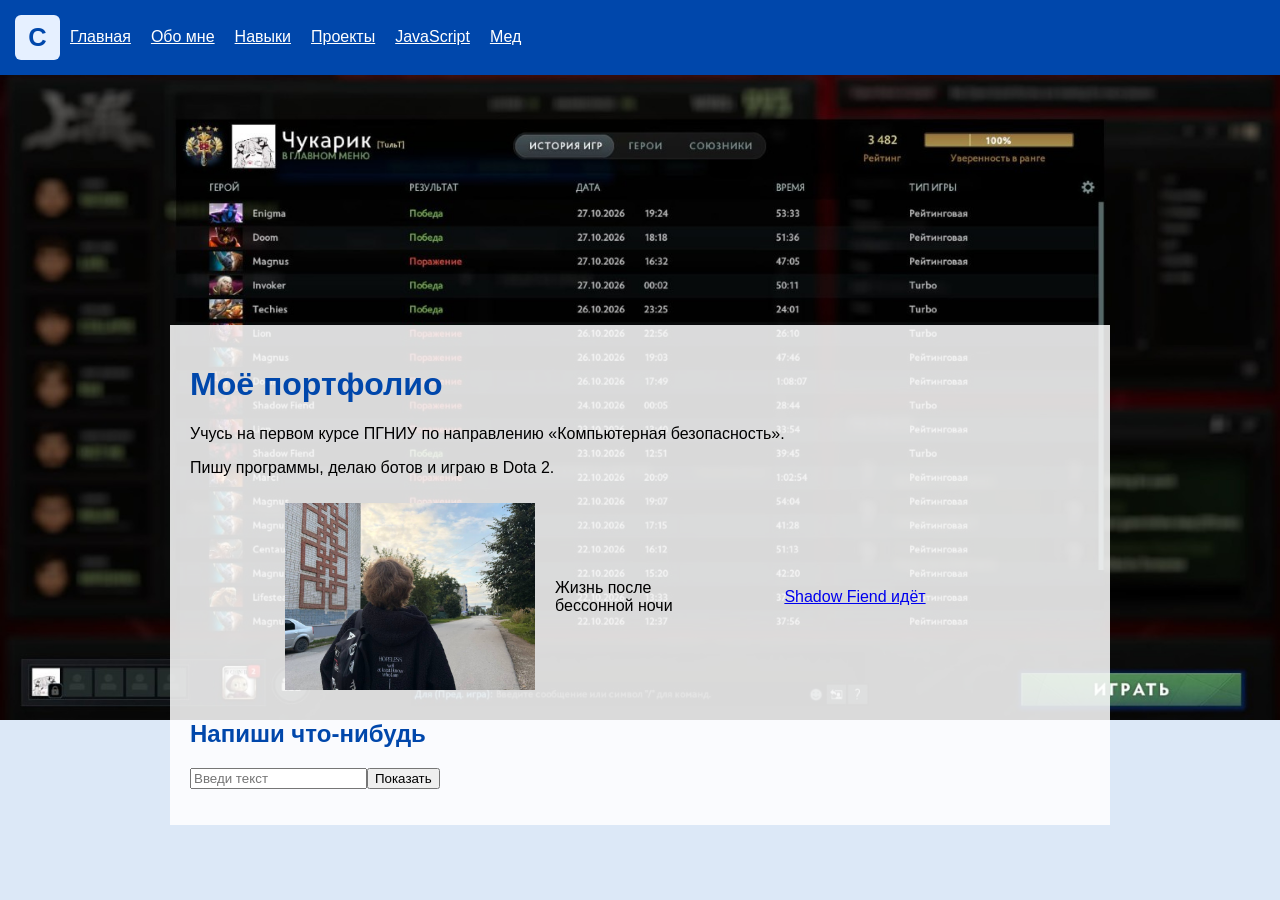
<file: index.html>
<!-- Здесь находится главная страница сайта -->
<!DOCTYPE html><html lang="ru"><head><meta charset="UTF-8"><meta name="viewport" content="width=device-width, initial-scale=1.0"><title>Портфолио Сеньки</title><link rel="stylesheet" href="style.css?v=simple-2"></head><body class="home-page"><header><a href="index.html"><img class="logo" src="images/logo.svg" alt="Логотип, переход на главную"></a><nav><a href="index.html">Главная</a><a href="about.html">Обо мне</a><a href="skills.html">Навыки</a><a href="projects.html">Проекты</a><a href="javascript.html">JavaScript</a><a href="medicine-ticket-4.html">Мед</a></nav></header><main class="appear"><h1>Моё портфолио</h1><p>Учусь на первом курсе ПГНИУ по направлению «Компьютерная безопасность».</p><p>Пишу программы, делаю ботов и играю в Dota 2.</p><section class="media-pair"><div class="photo-with-text"><img class="personal-photo" src="images/my-photo.jpg" alt="Моя фотография на улице"><p>Жизнь после бессонной ночи</p></div><div class="tenor-gif-embed" data-postid="11654604153865864680" data-share-method="host" data-aspect-ratio="1" data-width="100%"><a href="https://tenor.com/view/dota-2-shadow-fiend-sf-moba-demon-gif-11654604153865864680">Shadow Fiend идёт</a></div><script async src="https://tenor.com/embed.js"></script></section><section><h2>Напиши что-нибудь</h2><input type="text" id="myText" placeholder="Введи текст"><button onclick="showText()">Показать</button><p id="result"></p></section></main><footer></footer><script src="script.js"></script></body></html>
</file>
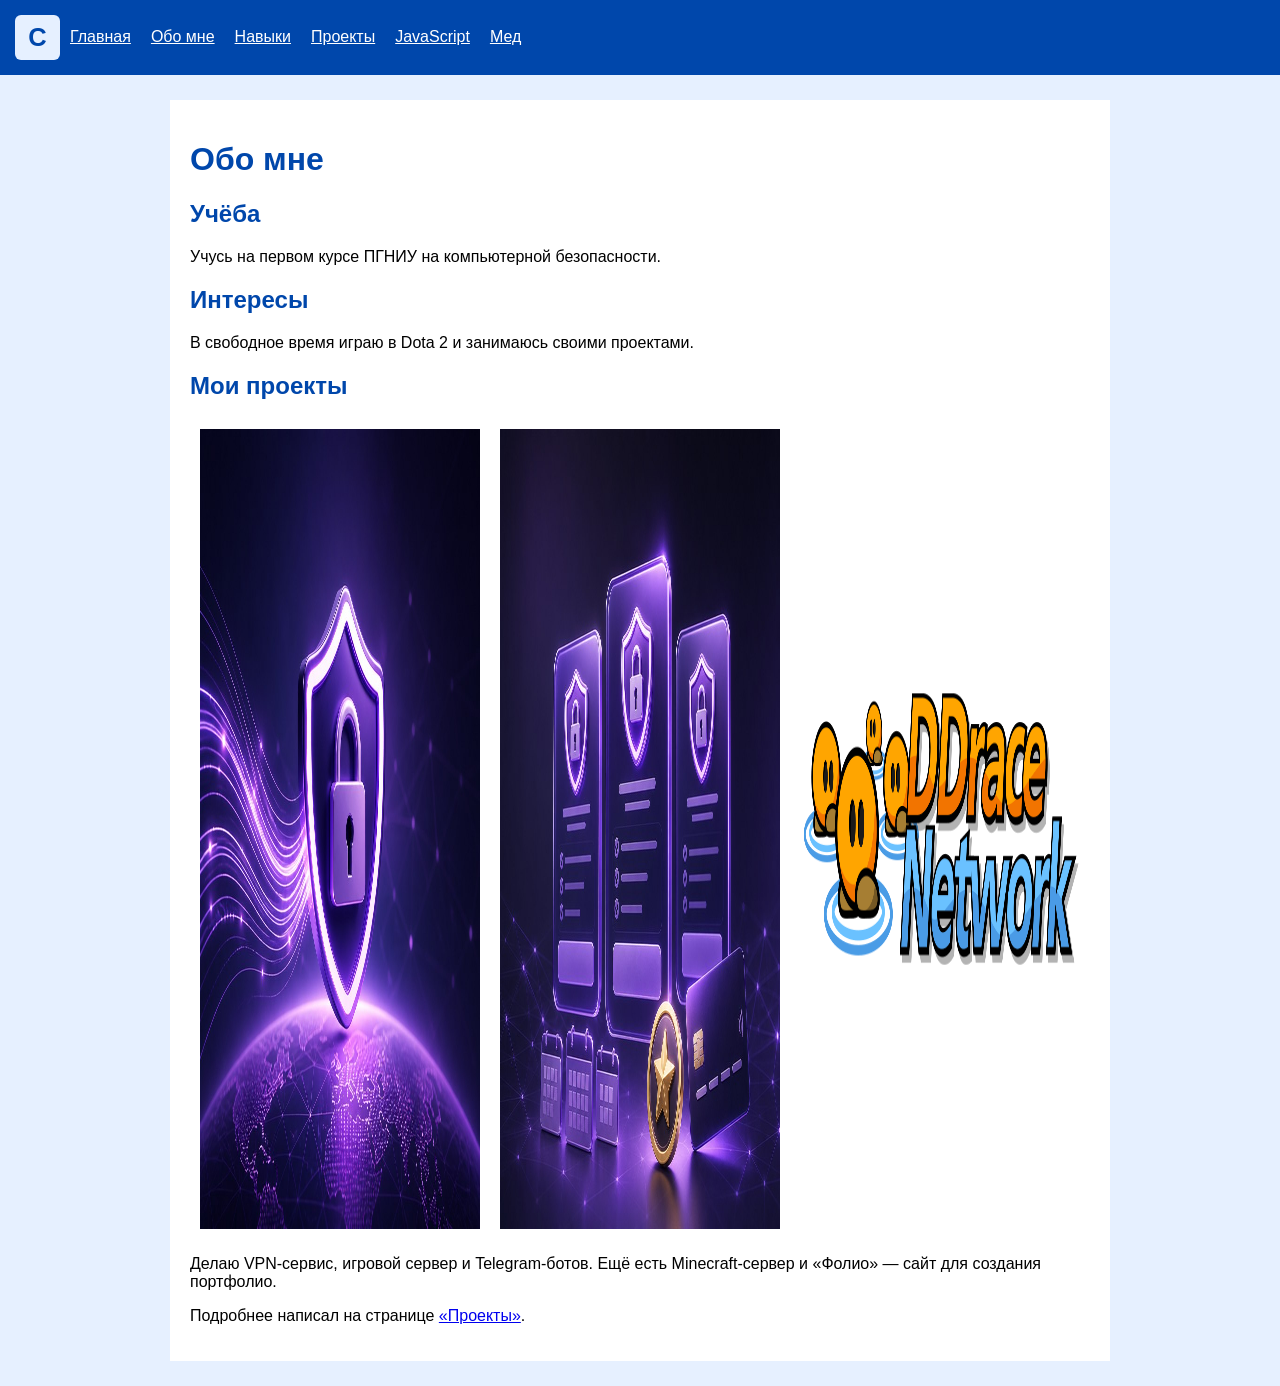
<file: about.html>
<!-- На этой странице я рассказываю о себе -->
<!DOCTYPE html><html lang="ru"><head><meta charset="UTF-8"><meta name="viewport" content="width=device-width, initial-scale=1.0"><title>Обо мне — Портфолио Сеньки</title><link rel="stylesheet" href="style.css?v=simple-1"></head><body><header><a href="index.html"><img class="logo" src="images/logo.svg" alt="Логотип, переход на главную"></a><nav><a href="index.html">Главная</a><a href="about.html">Обо мне</a><a href="skills.html">Навыки</a><a href="projects.html">Проекты</a><a href="javascript.html">JavaScript</a><a href="medicine-ticket-4.html">Мед</a></nav></header><main class="appear"><h1>Обо мне</h1><h2>Учёба</h2><p>Учусь на первом курсе ПГНИУ на компьютерной безопасности.</p><h2>Интересы</h2><p>В свободное время играю в Dota 2 и занимаюсь своими проектами.</p><h2>Мои проекты</h2><div class="about-gallery project-gallery"><a href="images/projects/vpn-home.jpg" target="_blank" rel="noopener noreferrer"><img src="images/projects/vpn-home.jpg" alt="Изображение из UniversalVPN" loading="lazy" width="1200" height="800"></a><a href="images/projects/vpn-plans.jpg" target="_blank" rel="noopener noreferrer"><img src="images/projects/vpn-plans.jpg" alt="Иллюстрация тарифов UniversalVPN" loading="lazy" width="1200" height="800"></a><a class="ddnet-project-image" href="images/projects/ddnet-logo.png" target="_blank" rel="noopener noreferrer"><img src="images/projects/ddnet-logo.png" alt="DDNet — основа проекта S-DDR Server" loading="lazy" width="1000" height="300"></a></div><p>Делаю VPN-сервис, игровой сервер и Telegram-ботов. Ещё есть Minecraft-сервер и «Фолио» — сайт для создания портфолио.</p><p>Подробнее написал на странице <a href="projects.html">«Проекты»</a>.</p><div class="clear"></div></main><footer></footer></body></html>
</file>
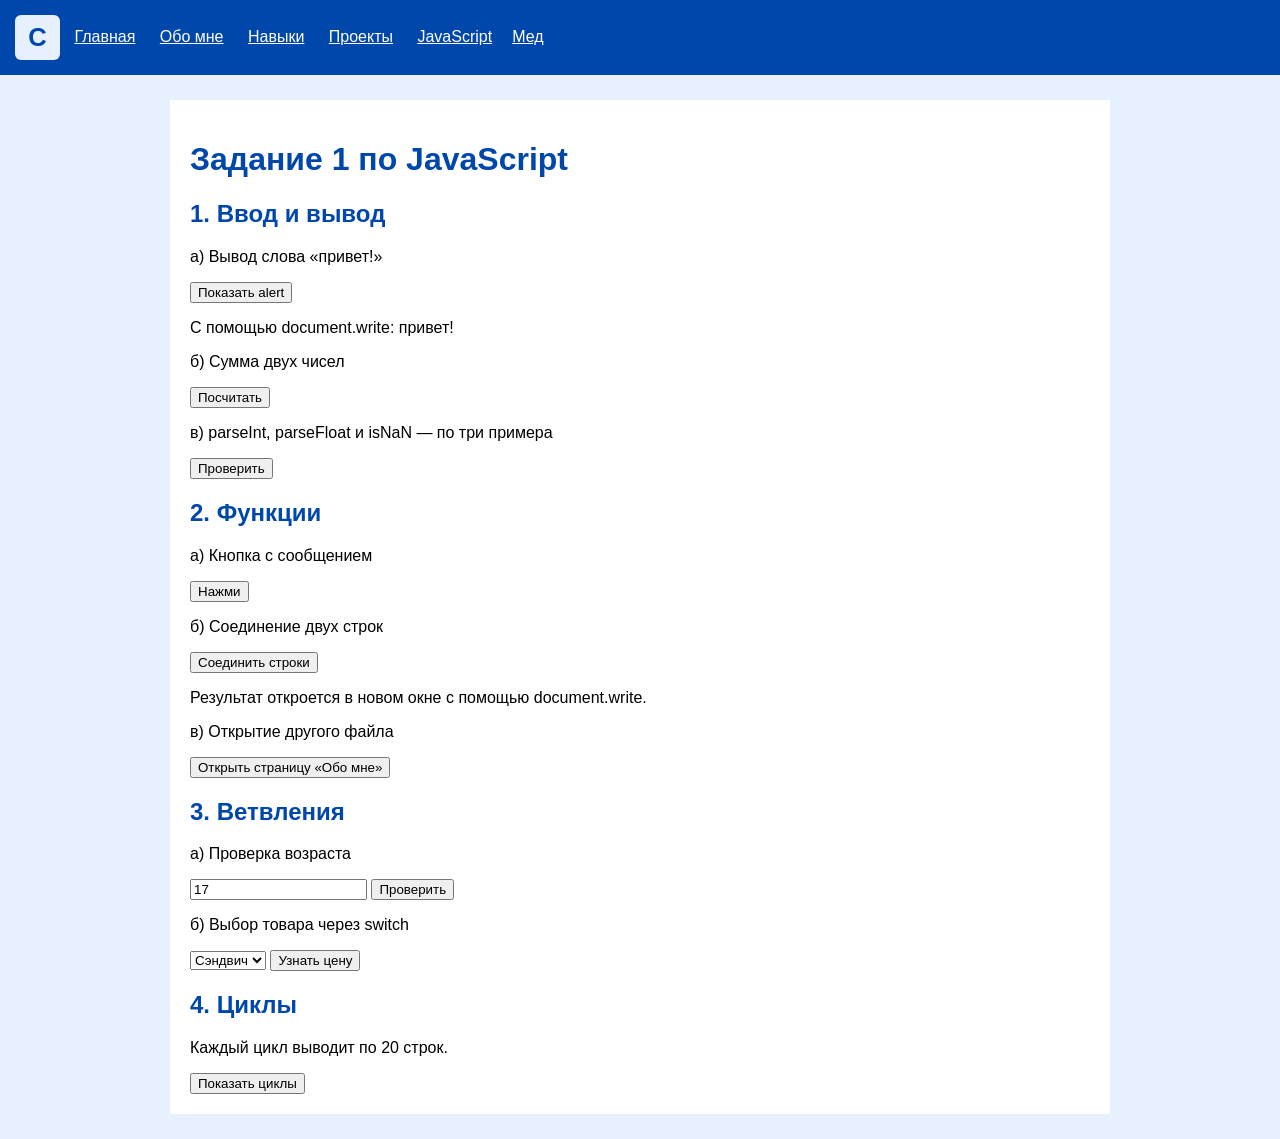
<file: javascript.html>
<!DOCTYPE html>
<html lang="ru">
<head>
    <meta charset="UTF-8">
    <meta name="viewport" content="width=device-width, initial-scale=1.0">
    <title>Задание по JavaScript</title>
    <link rel="stylesheet" href="style.css">
</head>
<body>
<header>
    <a href="index.html"><img class="logo" src="images/logo.svg" alt="На главную"></a>
    <nav>
        <a href="index.html">Главная</a>
        <a href="about.html">Обо мне</a>
        <a href="skills.html">Навыки</a>
        <a href="projects.html">Проекты</a>
        <a href="javascript.html">JavaScript</a><a href="medicine-ticket-4.html">Мед</a>
    </nav>
</header>
<main class="appear">
    <h1>Задание 1 по JavaScript</h1>
    <h2>1. Ввод и вывод</h2>
    <p>а) Вывод слова «привет!»</p>
    <button onclick="alert('привет!')">Показать alert</button>
    <p>С помощью document.write: <script>document.write("привет!")</script></p>

    <p>б) Сумма двух чисел</p>
    <button onclick="sum()">Посчитать</button>
    <p id="sumResult"></p>

    <p>в) parseInt, parseFloat и isNaN — по три примера</p>
    <button onclick="numbers()">Проверить</button>
    <div id="numbersResult"></div>

    <h2>2. Функции</h2>
    <p>а) Кнопка с сообщением</p>
    <form onsubmit="return false">
        <input type="button" value="Нажми" onclick="alert('Кнопка работает!')">
    </form>

    <p>б) Соединение двух строк</p>
    <button onclick="joinWords()">Соединить строки</button>
    <p>Результат откроется в новом окне с помощью document.write.</p>

    <p>в) Открытие другого файла</p>
    <button onclick="location.href='about.html'">Открыть страницу «Обо мне»</button>

    <h2>3. Ветвления</h2>
    <p>а) Проверка возраста</p>
    <input type="number" id="age" value="17">
    <button onclick="checkAge()">Проверить</button>

    <p>б) Выбор товара через switch</p>
    <select id="food">
        <option value="сэндвич">Сэндвич</option>
        <option value="пудинг">Пудинг</option>
        <option value="слойка">Слойка</option>
    </select>
    <button onclick="chooseFood()">Узнать цену</button>

    <h2>4. Циклы</h2>
    <p>Каждый цикл выводит по 20 строк.</p>
    <button onclick="showLoops()">Показать циклы</button>
    <div id="loopsResult"></div>
</main>
<script src="javascript-task.js"></script>
</body>
</html>
</file>
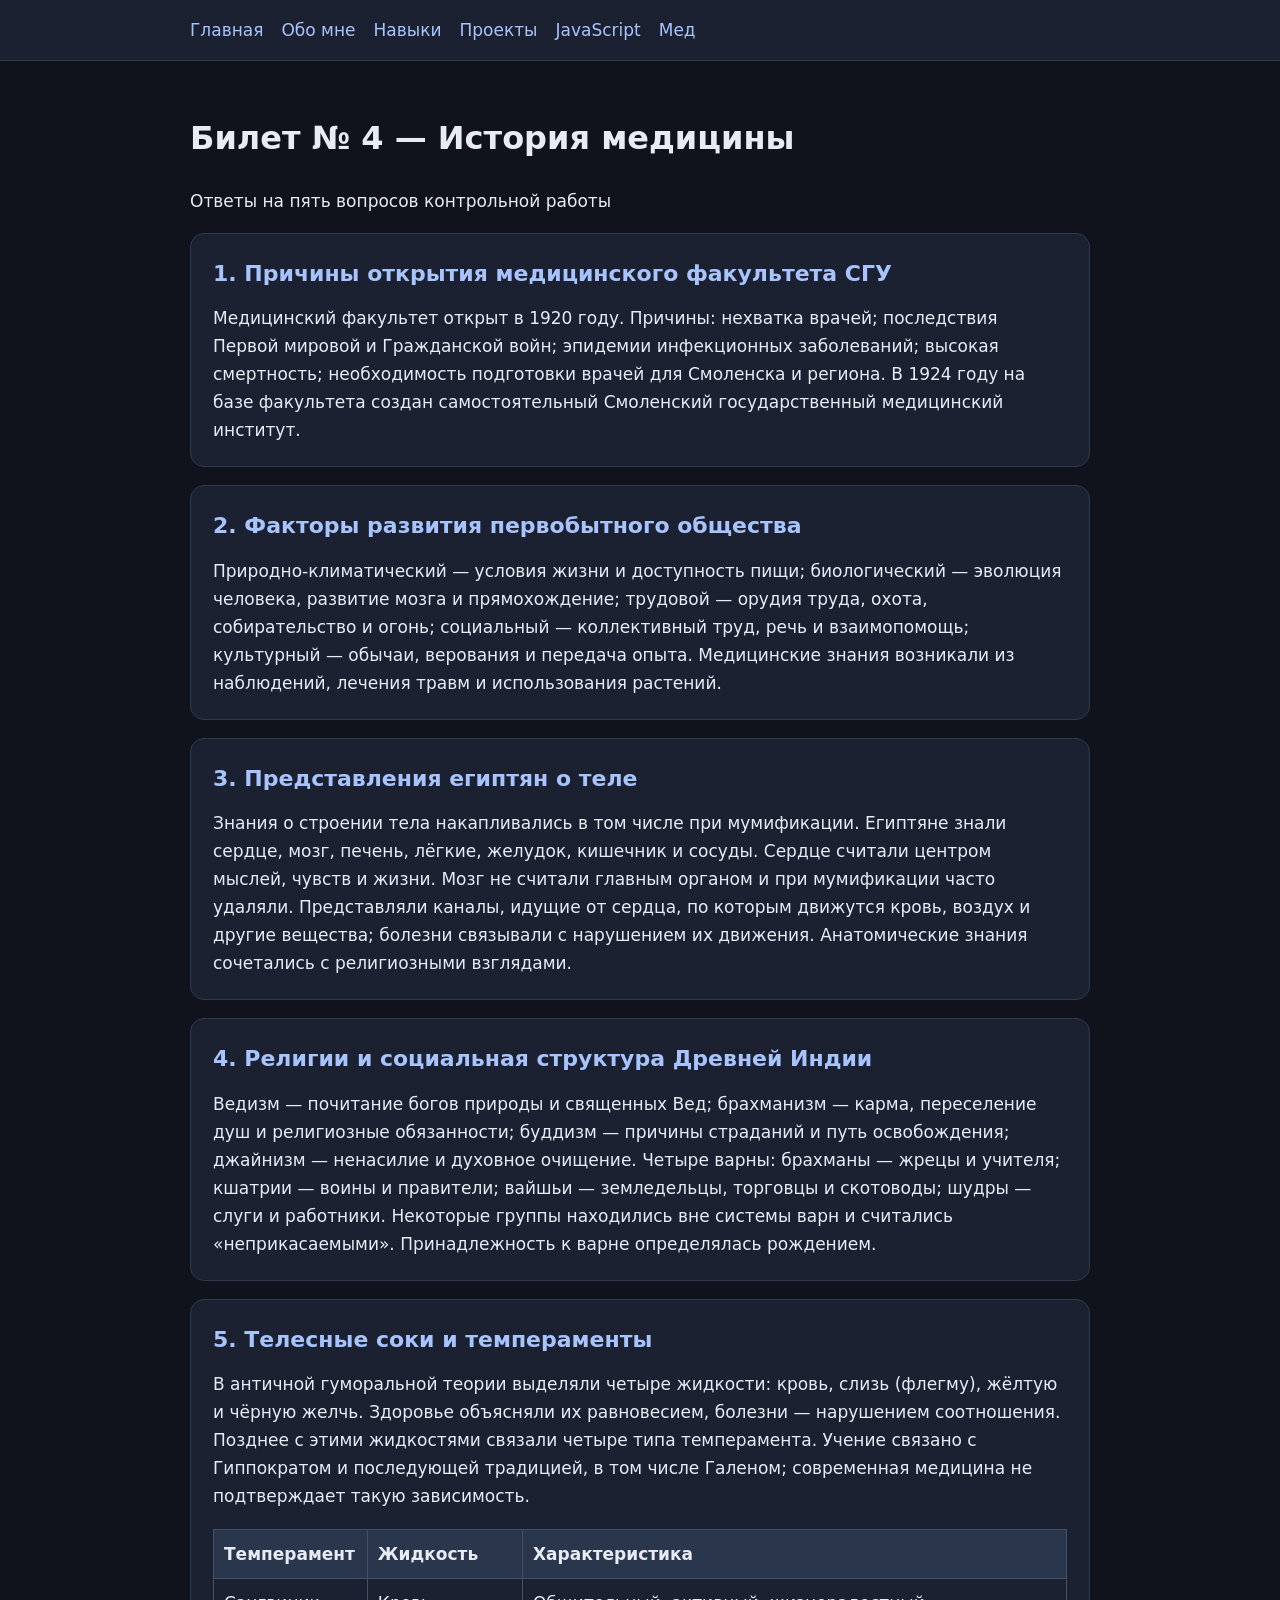
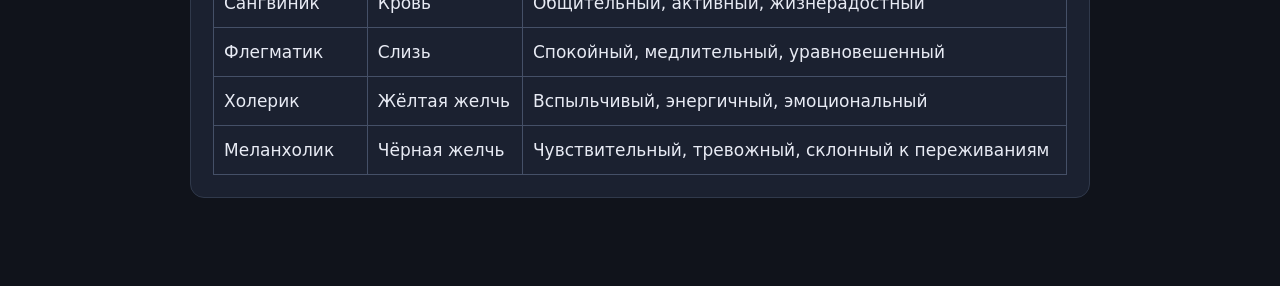
<file: medicine-ticket-4.html>
<!doctype html><html lang="ru"><head><meta charset="UTF-8"><meta name="viewport" content="width=device-width,initial-scale=1"><title>Билет №4 — История медицины</title><style>body{margin:0;background:#10131b;color:#e8ebf4;font:17px/1.65 system-ui,Arial,sans-serif}main{max-width:900px;margin:auto;padding:30px 18px 70px}h1{font-size:32px}h2{font-size:22px;color:#a7c4ff;margin:0 0 12px}section{background:#1b2130;border:1px solid #30394b;border-radius:14px;padding:22px;margin:18px 0}p{margin:0}table{border-collapse:collapse;width:100%;margin-top:18px}th,td{border:1px solid #455067;padding:10px;text-align:left}th{background:#29364c}a{color:#a7c4ff}.scroll{overflow-x:auto}@media(max-width:600px){h1{font-size:26px}section{padding:16px}table{font-size:14px}}header{padding:16px 22px;background:#1b2130;border-bottom:1px solid #30394b}nav{max-width:900px;margin:auto;display:flex;gap:18px;flex-wrap:wrap}nav a{text-decoration:none}nav a:hover{text-decoration:underline}</style></head><body><header><nav><a href="index.html">Главная</a><a href="about.html">Обо мне</a><a href="skills.html">Навыки</a><a href="projects.html">Проекты</a><a href="javascript.html">JavaScript</a><a href="medicine-ticket-4.html" aria-current="page">Мед</a></nav></header><main><h1>Билет № 4 — История медицины</h1><p>Ответы на пять вопросов контрольной работы</p><section><h2>1. Причины открытия медицинского факультета СГУ</h2><p>Медицинский факультет открыт в 1920 году. Причины: нехватка врачей; последствия Первой мировой и Гражданской войн; эпидемии инфекционных заболеваний; высокая смертность; необходимость подготовки врачей для Смоленска и региона. В 1924 году на базе факультета создан самостоятельный Смоленский государственный медицинский институт.</p></section><section><h2>2. Факторы развития первобытного общества</h2><p>Природно-климатический — условия жизни и доступность пищи; биологический — эволюция человека, развитие мозга и прямохождение; трудовой — орудия труда, охота, собирательство и огонь; социальный — коллективный труд, речь и взаимопомощь; культурный — обычаи, верования и передача опыта. Медицинские знания возникали из наблюдений, лечения травм и использования растений.</p></section><section><h2>3. Представления египтян о теле</h2><p>Знания о строении тела накапливались в том числе при мумификации. Египтяне знали сердце, мозг, печень, лёгкие, желудок, кишечник и сосуды. Сердце считали центром мыслей, чувств и жизни. Мозг не считали главным органом и при мумификации часто удаляли. Представляли каналы, идущие от сердца, по которым движутся кровь, воздух и другие вещества; болезни связывали с нарушением их движения. Анатомические знания сочетались с религиозными взглядами.</p></section><section><h2>4. Религии и социальная структура Древней Индии</h2><p>Ведизм — почитание богов природы и священных Вед; брахманизм — карма, переселение душ и религиозные обязанности; буддизм — причины страданий и путь освобождения; джайнизм — ненасилие и духовное очищение. Четыре варны: брахманы — жрецы и учителя; кшатрии — воины и правители; вайшьи — земледельцы, торговцы и скотоводы; шудры — слуги и работники. Некоторые группы находились вне системы варн и считались «неприкасаемыми». Принадлежность к варне определялась рождением.</p></section><section><h2>5. Телесные соки и темпераменты</h2><p>В античной гуморальной теории выделяли четыре жидкости: кровь, слизь (флегму), жёлтую и чёрную желчь. Здоровье объясняли их равновесием, болезни — нарушением соотношения. Позднее с этими жидкостями связали четыре типа темперамента. Учение связано с Гиппократом и последующей традицией, в том числе Галеном; современная медицина не подтверждает такую зависимость.</p><div class="scroll"><table><thead><tr><th>Темперамент</th><th>Жидкость</th><th>Характеристика</th></tr></thead><tbody><tr><td>Сангвиник</td><td>Кровь</td><td>Общительный, активный, жизнерадостный</td></tr><tr><td>Флегматик</td><td>Слизь</td><td>Спокойный, медлительный, уравновешенный</td></tr><tr><td>Холерик</td><td>Жёлтая желчь</td><td>Вспыльчивый, энергичный, эмоциональный</td></tr><tr><td>Меланхолик</td><td>Чёрная желчь</td><td>Чувствительный, тревожный, склонный к переживаниям</td></tr></tbody></table></div></section></main></body></html>
</file>
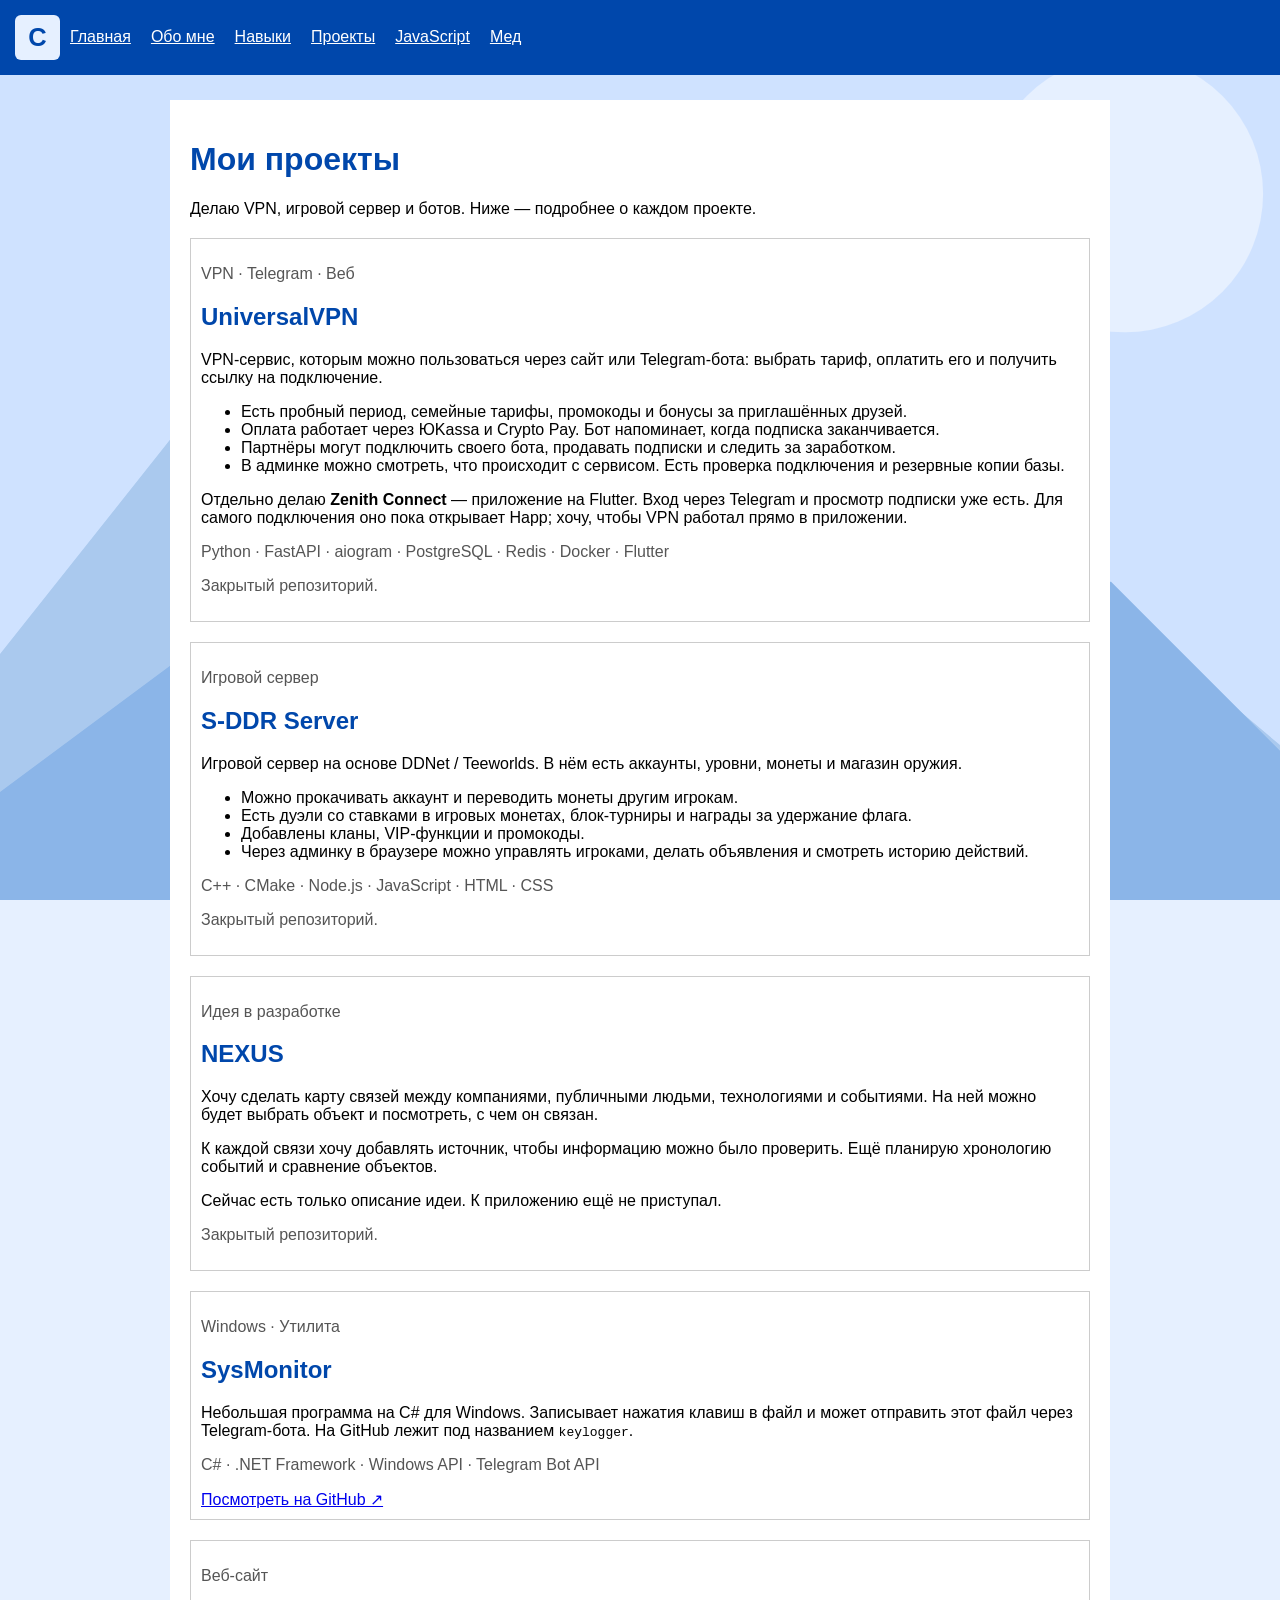
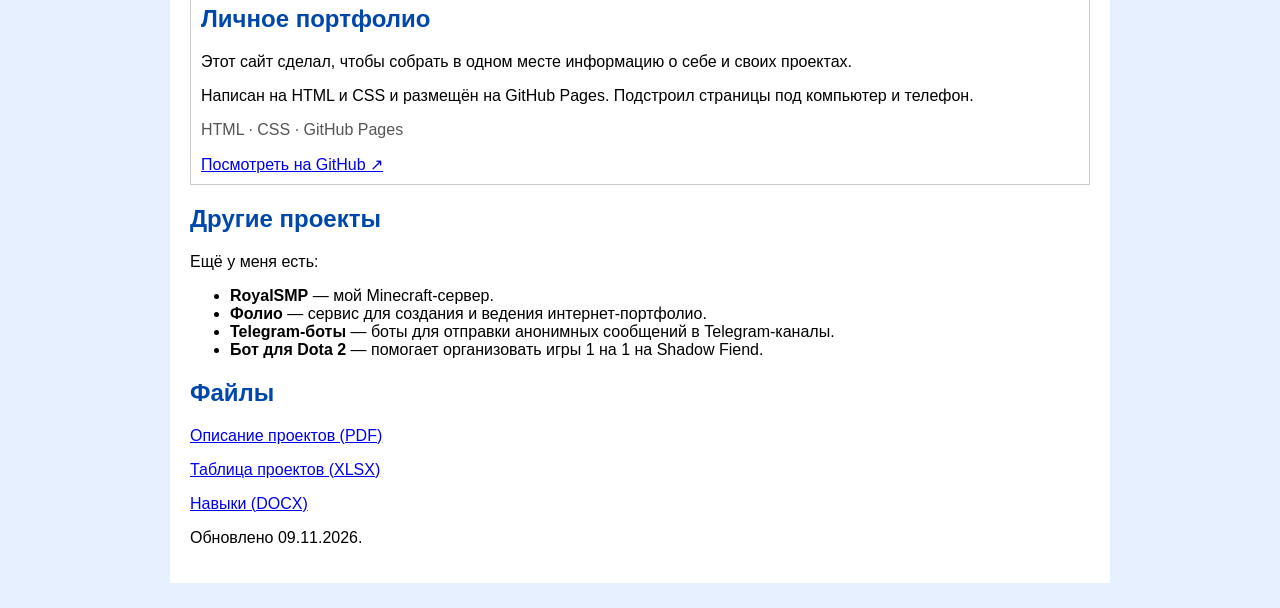
<file: projects.html>
<!-- Здесь собраны мои проекты -->
<!DOCTYPE html><html lang="ru"><head><meta charset="UTF-8"><meta name="viewport" content="width=device-width, initial-scale=1.0"><title>Проекты — Портфолио Сеньки</title><link rel="stylesheet" href="style.css?v=simple-1"></head><body class="background-page"><header><a href="index.html"><img class="logo" src="images/logo.svg" alt="Логотип, переход на главную"></a><nav><a href="index.html">Главная</a><a href="about.html">Обо мне</a><a href="skills.html">Навыки</a><a href="projects.html">Проекты</a><a href="javascript.html">JavaScript</a><a href="medicine-ticket-4.html">Мед</a></nav></header><main class="appear projects-main">
<h1>Мои проекты</h1>
<p class="projects-intro">Делаю VPN, игровой сервер и ботов. Ниже — подробнее о каждом проекте.</p>
<div class="project-grid">
<article class="project-card">
<p class="project-kind">VPN · Telegram · Веб</p><h2>UniversalVPN</h2>
<p>VPN-сервис, которым можно пользоваться через сайт или Telegram-бота: выбрать тариф, оплатить его и получить ссылку на подключение.</p>
<ul><li>Есть пробный период, семейные тарифы, промокоды и бонусы за приглашённых друзей.</li><li>Оплата работает через ЮKassa и Crypto Pay. Бот напоминает, когда подписка заканчивается.</li><li>Партнёры могут подключить своего бота, продавать подписки и следить за заработком.</li><li>В админке можно смотреть, что происходит с сервисом. Есть проверка подключения и резервные копии базы.</li></ul>
<p>Отдельно делаю <strong>Zenith Connect</strong> — приложение на Flutter. Вход через Telegram и просмотр подписки уже есть. Для самого подключения оно пока открывает Happ; хочу, чтобы VPN работал прямо в приложении.</p>
<p class="project-tech">Python · FastAPI · aiogram · PostgreSQL · Redis · Docker · Flutter</p>
<p class="project-access">Закрытый репозиторий.</p></article>
<article class="project-card">
<p class="project-kind">Игровой сервер</p><h2>S-DDR Server</h2>
<p>Игровой сервер на основе DDNet / Teeworlds. В нём есть аккаунты, уровни, монеты и магазин оружия.</p>
<ul><li>Можно прокачивать аккаунт и переводить монеты другим игрокам.</li><li>Есть дуэли со ставками в игровых монетах, блок-турниры и награды за удержание флага.</li><li>Добавлены кланы, VIP-функции и промокоды.</li><li>Через админку в браузере можно управлять игроками, делать объявления и смотреть историю действий.</li></ul>

<p class="project-tech">C++ · CMake · Node.js · JavaScript · HTML · CSS</p>
<p class="project-access">Закрытый репозиторий.</p></article>
<article class="project-card">
<p class="project-kind">Идея в разработке</p><h2>NEXUS</h2>
<p>Хочу сделать карту связей между компаниями, публичными людьми, технологиями и событиями. На ней можно будет выбрать объект и посмотреть, с чем он связан.</p>
<p>К каждой связи хочу добавлять источник, чтобы информацию можно было проверить. Ещё планирую хронологию событий и сравнение объектов.</p>
<p>Сейчас есть только описание идеи. К приложению ещё не приступал.</p>

<p class="project-access">Закрытый репозиторий.</p></article>
<article class="project-card">
<p class="project-kind">Windows · Утилита</p><h2>SysMonitor</h2>
<p>Небольшая программа на C# для Windows. Записывает нажатия клавиш в файл и может отправить этот файл через Telegram-бота. На GitHub лежит под названием <code>keylogger</code>.</p>

<p class="project-tech">C# · .NET Framework · Windows API · Telegram Bot API</p>
<a class="project-link" href="https://github.com/onetapggt-maker/keylogger" target="_blank" rel="noopener noreferrer">Посмотреть на GitHub ↗</a></article>
<article class="project-card">
<p class="project-kind">Веб-сайт</p><h2>Личное портфолио</h2>
<p>Этот сайт сделал, чтобы собрать в одном месте информацию о себе и своих проектах.</p>
<p>Написан на HTML и CSS и размещён на GitHub Pages. Подстроил страницы под компьютер и телефон.</p>
<p class="project-tech">HTML · CSS · GitHub Pages</p>
<a class="project-link" href="https://github.com/onetapggt-maker/portfolio" target="_blank" rel="noopener noreferrer">Посмотреть на GitHub ↗</a></article>
</div>
<section class="other-projects"><h2>Другие проекты</h2>
<p>Ещё у меня есть:</p>
<ul><li><strong>RoyalSMP</strong> — мой Minecraft-сервер.</li><li><strong>Фолио</strong> — сервис для создания и ведения интернет-портфолио.</li><li><strong>Telegram-боты</strong> — боты для отправки анонимных сообщений в Telegram-каналы.</li><li><strong>Бот для Dota 2</strong> — помогает организовать игры 1 на 1 на Shadow Fiend.</li></ul></section>
<section class="project-files"><h2>Файлы</h2><p><a href="files/projects.pdf?v=20261109">Описание проектов (PDF)</a></p><p><a href="files/projects.xlsx?v=20261109">Таблица проектов (XLSX)</a></p><p><a href="files/skills.docx?v=20261109">Навыки (DOCX)</a></p><p>Обновлено 09.11.2026.</p></section>
</main><footer></footer></body></html>
</file>
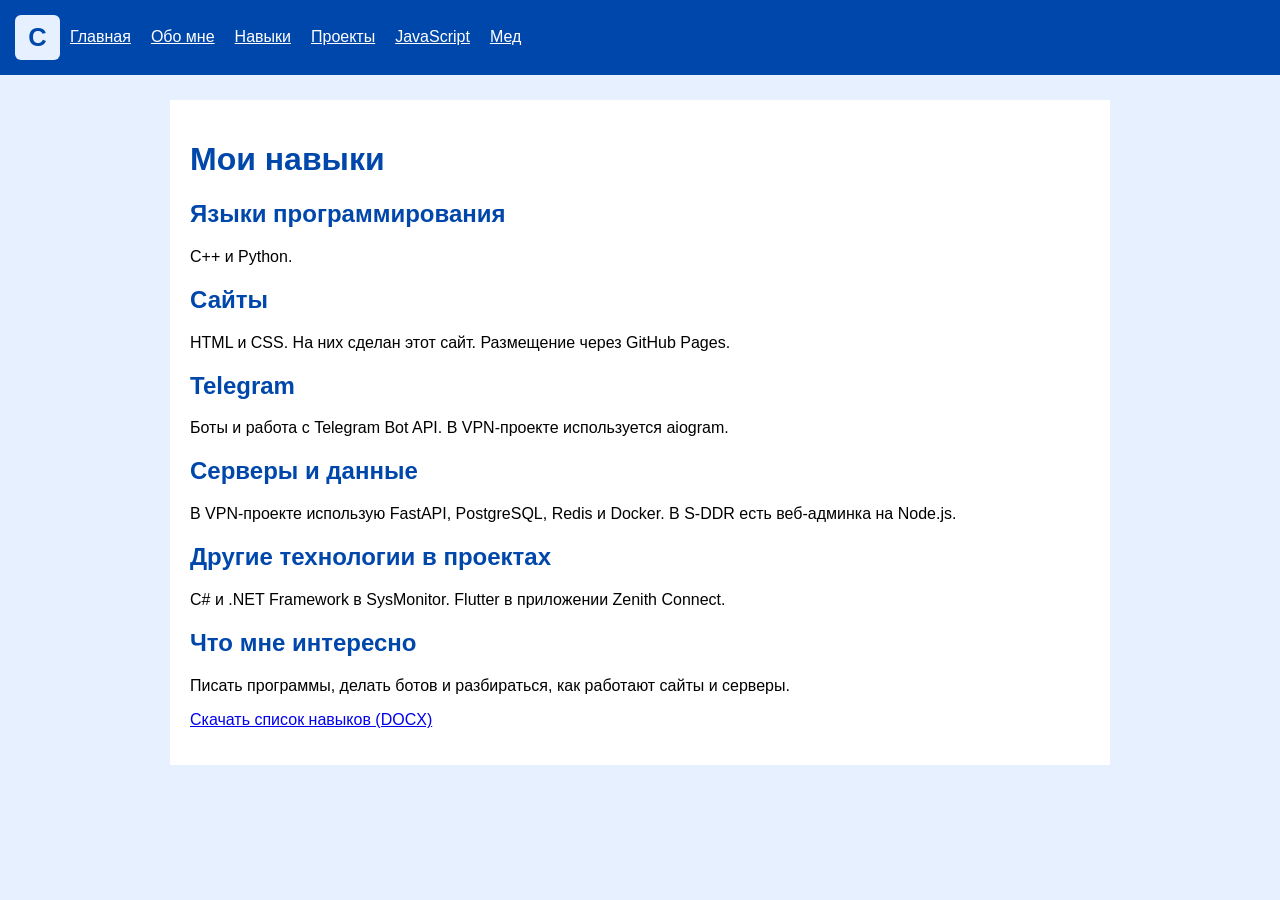
<file: skills.html>
<!-- Здесь я написал о своих навыках -->
<!DOCTYPE html><html lang="ru"><head><meta charset="UTF-8"><meta name="viewport" content="width=device-width, initial-scale=1.0"><title>Навыки — Портфолио Сеньки</title><link rel="stylesheet" href="style.css?v=simple-1"></head><body><header><a href="index.html"><img class="logo" src="images/logo.svg" alt="Логотип, переход на главную"></a><nav><a href="index.html">Главная</a><a href="about.html">Обо мне</a><a href="skills.html">Навыки</a><a href="projects.html">Проекты</a><a href="javascript.html">JavaScript</a><a href="medicine-ticket-4.html">Мед</a></nav></header><main class="appear"><h1>Мои навыки</h1><h2>Языки программирования</h2><p>C++ и Python.</p><h2>Сайты</h2><p>HTML и CSS. На них сделан этот сайт. Размещение через GitHub Pages.</p><h2>Telegram</h2><p>Боты и работа с Telegram Bot API. В VPN-проекте используется aiogram.</p><h2>Серверы и данные</h2><p>В VPN-проекте использую FastAPI, PostgreSQL, Redis и Docker. В S-DDR есть веб-админка на Node.js.</p><h2>Другие технологии в проектах</h2><p>C# и .NET Framework в SysMonitor. Flutter в приложении Zenith Connect.</p><h2>Что мне интересно</h2><p>Писать программы, делать ботов и разбираться, как работают сайты и серверы.</p><p><a href="files/skills.docx?v=20261109">Скачать список навыков (DOCX)</a></p></main><footer></footer></body></html>
</file>
<file: style.css>
/* Здесь я меняю цвета и внешний вид сайта */
body {
    margin: 0;
    font-family: Arial;
    background: #e6f0ff;
    color: black;
}

header {
    background: #0047ab;
    padding: 15px;
}

.logo {
    width: 45px;
    vertical-align: middle;
}

nav {
    display: inline-block;
}

nav a {
    color: white;
    margin: 10px;
}

main {
    background: white;
    max-width: 900px;
    margin: 25px auto;
    padding: 20px;
}

h1, h2 {
    color: #0047ab;
}

img {
    max-width: 100%;
}

.media-pair {
    text-align: center;
}

.personal-photo {
    width: 250px;
    vertical-align: middle;
    margin: 10px;
}

.tenor-gif-embed {
    display: inline-block;
    width: 300px !important;
    max-width: 100%;
    vertical-align: middle;
}

.home-page {
    background: #dce8f7 url("images/dota-background-hd.jpg") center top / 100% auto no-repeat;
}

.home-page main {
    margin-top: 250px;
    background: rgba(255, 255, 255, 0.85);
}

.background-page {
    background: #e6f0ff url("images/background.svg") center / cover fixed;
}

.about-gallery img {
    width: 280px;
    margin: 10px;
    vertical-align: middle;
}

.project-card {
    margin: 20px 0;
    padding: 10px;
    border: 1px solid #cccccc;
}

.project-kind, .project-tech, .project-access {
    color: #555555;
}

footer {
    text-align: center;
}

.appear {
    animation: show 1s;
}

@keyframes show {
    from { opacity: 0; }
    to { opacity: 1; }
}

@media (max-width: 600px) {
    main {
        margin: 10px;
    }

    .home-page main {
        margin-top: 120px;
    }

    nav a {
        margin: 5px;
    }
}

.photo-with-text {
    display: inline-flex;
    align-items: center;
    gap: 10px;
    vertical-align: middle;
}

.photo-with-text p {
    width: 150px;
    text-align: left;
}

@media (max-width: 600px) {
    .photo-with-text {
        flex-wrap: wrap;
        justify-content: center;
    }
}
</file>
